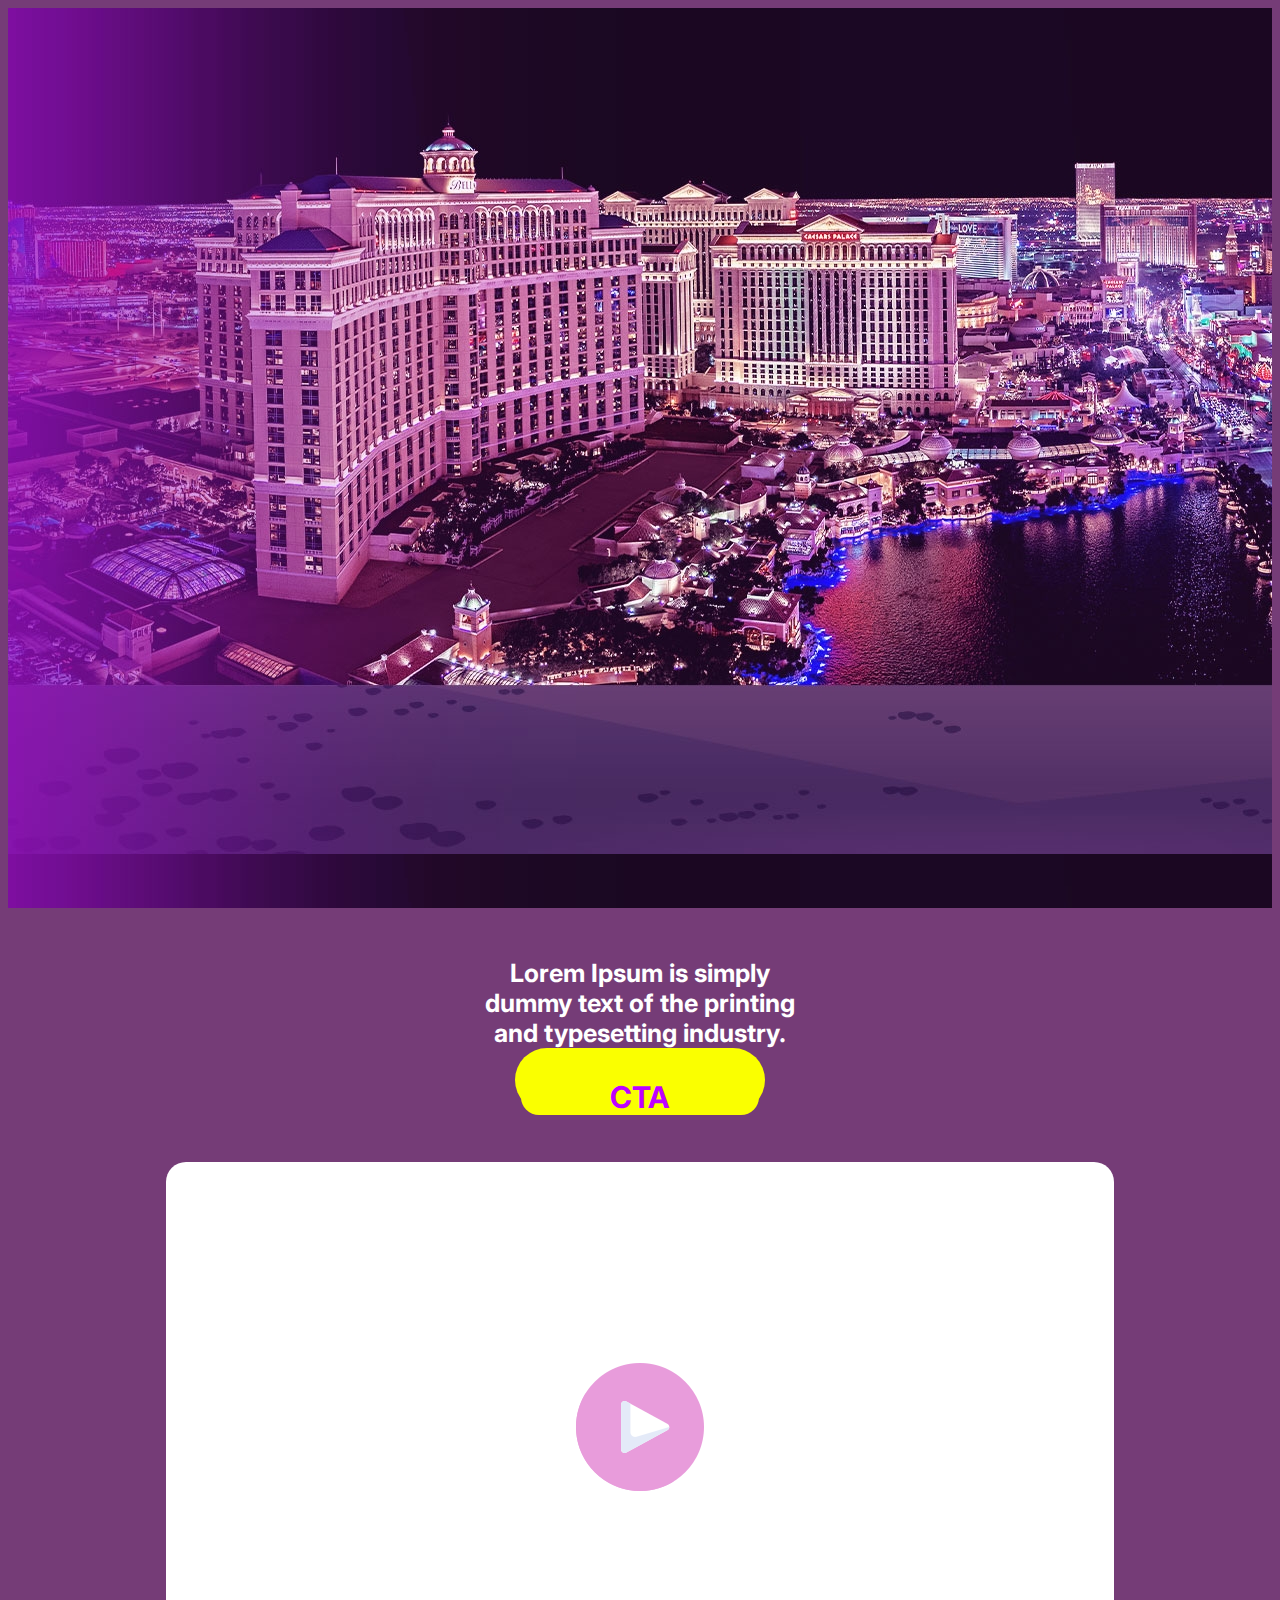
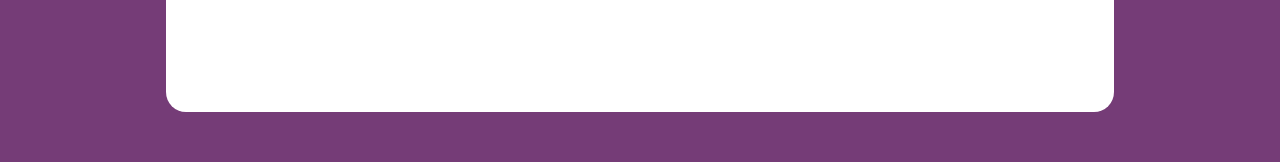
<file: index.html>
<!DOCTYPE html>
<html lang="en">
<head>
    <meta charset="UTF-8">
    <meta http-equiv="X-UA-Compatible" content="IE=edge">
    <meta name="viewport" content="width=device-width, initial-scale=1.0">
    <title>BG</title>
    <link href="https://cdn.jsdelivr.net/npm/bootstrap@5.3.0-alpha1/dist/css/bootstrap.min.css" rel="stylesheet" integrity="sha384-GLhlTQ8iRABdZLl6O3oVMWSktQOp6b7In1Zl3/Jr59b6EGGoI1aFkw7cmDA6j6gD" crossorigin="anonymous">
    <link rel="preconnect" href="https://fonts.googleapis.com">
    <link rel="preconnect" href="https://fonts.gstatic.com" crossorigin>
    <link href="https://fonts.googleapis.com/css2?family=Inter&display=swap" rel="stylesheet">
    <link rel="stylesheet" href="/css-files/style.css">
</head>
<body>
    <section class="animation-area">
        <div class="entry">
            <div class="ucak"><img src="/Case-assets/Group 7003 1.png" alt=""></div>
            <div class="manu1"><img src="/Case-assets/manu1.png" alt=""></div>
            <div class="door"><img src="/Case-assets/kapı.png" alt=""></div>
            <div class="manu"><img src="/Case-assets/manu2.png" alt=""></div>
            <div class="coin1"> <img src="/Case-assets/Group 7022.png" alt=""></div>
            <div class="confeti"><img src="/Case-assets/confetti.png" alt=""></div>
        </div>
    </section>
    <section>
        <div class="bottom">
            <div> <p class="paragraph"> Lorem Ipsum is simply dummy text of the printing and typesetting industry.</p></div>
            <div class="button1"><button class="button"><p> CTA</p></button></div>
        </div>
        <div class="video-section">
            <button class="video-play" ><a href="https://www.youtube.com/watch?v=J68w_8YcN1g"></a><img src="/Case-assets/play.png" alt=""></i></button>

        </div>
    
    </section>
</body>
</html>
</file>
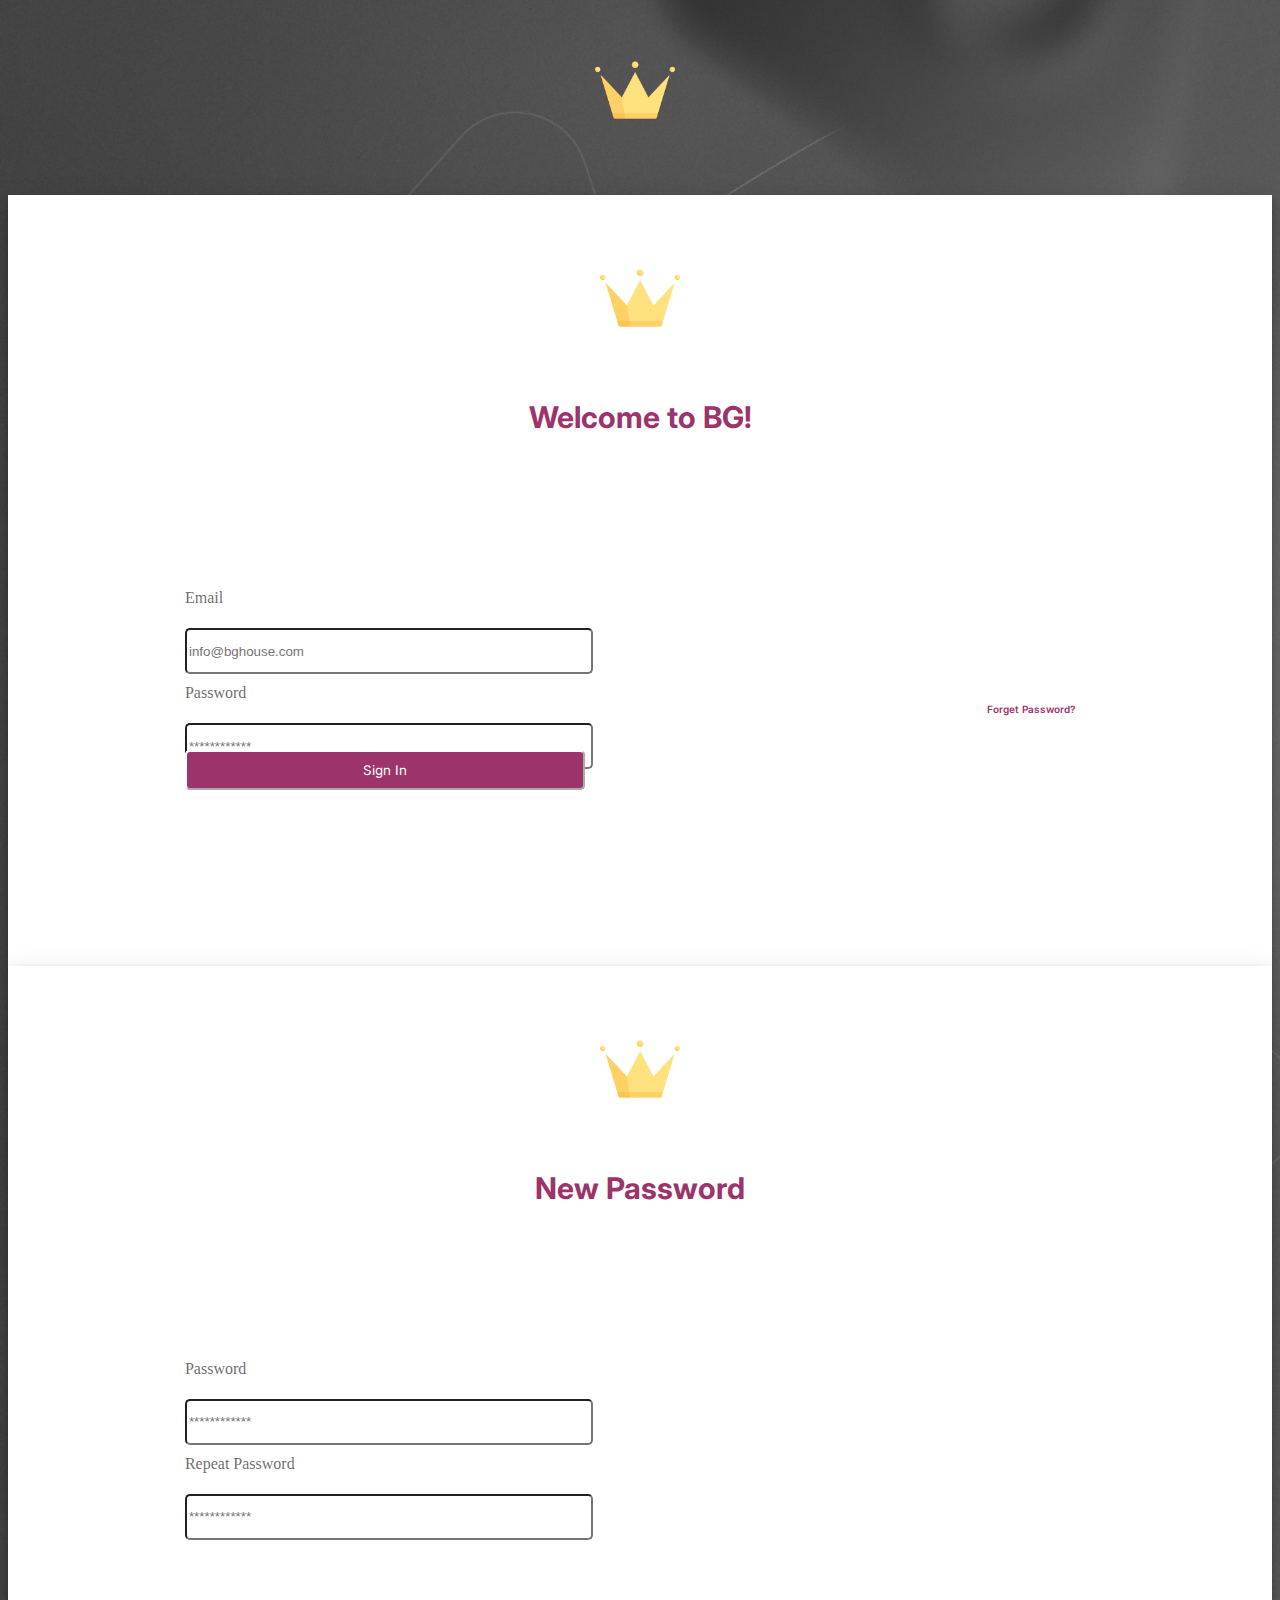
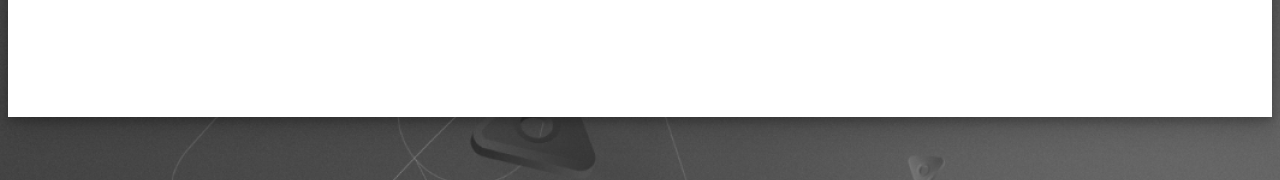
<file: login.html>
<!DOCTYPE html>
<html lang="en">
<head>
    <meta charset="UTF-8">
    <meta http-equiv="X-UA-Compatible" content="IE=edge">
    <meta name="viewport" content="width=device-width, initial-scale=1.0">
    <link href="https://cdn.jsdelivr.net/npm/bootstrap@5.3.0-alpha1/dist/css/bootstrap.min.css" rel="stylesheet" integrity="sha384-GLhlTQ8iRABdZLl6O3oVMWSktQOp6b7In1Zl3/Jr59b6EGGoI1aFkw7cmDA6j6gD" crossorigin="anonymous">
    <script src="//maxcdn.bootstrapcdn.com/bootstrap/4.1.1/js/bootstrap.min.js"></script>
    <script src="//cdnjs.cloudflare.com/ajax/libs/jquery/3.2.1/jquery.min.js"></script>
    <link rel="preconnect" href="https://fonts.googleapis.com">
    <link rel="preconnect" href="https://fonts.gstatic.com" crossorigin>
    <link href="https://fonts.googleapis.com/css2?family=Inter&display=swap" rel="stylesheet">
    <link rel="stylesheet" href="/css-files/login.css">
    <title>Login Page</title>
</head>
<body>
    <div class="logo">
        <img class="crown-img" src="/Case-assets/crown.png" alt="">
    </div>
    <div class="container login-container">
        <div class="row">
            <div class="col-md-6 login-form-1">
                <div class="logo-renkli">
                    <img class="crown-img" src="/Case-assets/crown.png" alt="">
                </div>
                <h3>Welcome to BG!</h3>
                <form>
                    <div class="form-group">
                        <p>Email</p>
                        <input type="text" class="form-control" placeholder="info@bghouse.com" value="" />
                    </div>
                    <div class="form-group">
                        <p>Password</p><a href="#" class="ForgetPwd">Forget Password?</a>
                        <input type="password" class="form-control" placeholder="************" value="" />
                    </div>
                    <div class="form-group">
                        <button class="login-button">Sign In</button>
                    </div>
                    <div class="form-group">
                        <div class="btn-group" data-toggle="buttons">
                            <div class="form-check">
                              <label class="form-check-label">
                                <input type="checkbox" class="form-check-input" name="" id="" value="checkedValue" >
                                Remember Me
                              </label>
                            </div>
                        </div>
                    </div>
                </form>
            </div>
            <div class="col-md-6 login-form-2">
                <div class="logo-renkli">
                    <img class="crown-img" src="/Case-assets/crown.png" alt="">
                </div>
                <h3>New Password</h3>
                <form>
                    <div class="form-group">
                        <p>Password</p>
                        <input type="text" class="form-control" placeholder="************" value="" />
                    </div>
                    <div class="form-group">
                        <p>Repeat Password</p>
                        <input type="password" class="form-control" placeholder="************" value="" />
                    </div>
                    <div class="form-group">
                        <button class="login-button">Sign In</button>
                    </div>
                    
                </form>
            </div>
        </div>
    </div>
</body>
</html>
</file>
<file: css-files/style.css>
body{
    background-color: rgba(117, 60, 119, 1);
}
.video-section img{
    background: #FFFFFF;
}
.entry{
    
    width:100%;
    height: 100vh;
    position: relative;
    overflow: hidden;
    right: -110%;
    animation: plane 2s forwards;
}
.animation-area{
    background-image: url(/Case-assets/background-desktop.jpg);
    position: relative;
    overflow: hidden;

}
.ucak img{
    position: absolute;
    max-width: 100%;
    left: 5%;
    bottom: 0;
    filter: drop-shadow(0px 4px 4px rgba(0, 0, 0, 0.25));
}
.door img{
    position: absolute;
    width: 9vw;
    bottom: 18%;
    left: 27.5%;
    display: block;
    animation: door 1s forwards;
    animation-delay: 2s;


}
.manu1 img{
    position: absolute;
    width: 9vw;
    bottom: 18%;
    left: 27.5%;
    display: block;
    animation: manu1 1s forwards;
    animation-delay: 4s;   
}
.manu img {
    position: absolute;
    width: 30vw;
    left: 35%;
    z-index: 1;
    bottom: 0;
    filter: opacity(0);
    animation: manu2 0.1s forwards;
    animation-delay: 5s; 

}
.coin1 img{
    position: absolute;
    width: 100vw;
    max-width: 700px;
    left: 50%;
    top: -100%;
    transform: translateX(-50%);
    animation: confeti 1s forwards;
    animation-delay: 5s;
}
.confeti img{
    position: absolute;
    max-width: 100%;
    transform: translateX(-50%);
    left: 50%;
    top:-100%;
    animation: confeti 1s forwards;
    animation-delay: 5s;
}
.paragraph{
    font-family: 'Inter';
    font-style: normal;
    font-weight: 700;
    font-size: 25px;
    line-height: 30px;
    text-align: center;  
    color: #FFFFFF; 
    padding-top: 50px;
    max-width: 25%;
    margin: auto;
}
.button{
    height: 64px;
    width: 250px;
    border-radius: 40px;
    border: 0;
    background: #FAFF00;
    box-shadow: #000;
}
.button p {
    font-family: 'Inter';
    color: rgba(189, 0, 255, 1);
    background-color: #FAFF00;
    text-align: center;
    font-family: Inter;
    font-size: 30px;
    font-weight: 700;
    line-height: 36px;
    border-radius: 40px;
}
.button1{
    text-align: center;
    margin-bottom: 50px;
}
.video-section{
    max-width: 75%;
    width: 100%;
    min-height: 550px;
    background: #FFFFFF;
    border-radius: 20px;
    text-align: center;
    margin: auto;
    position: relative;
    margin-bottom: 50px;
}
.video-play{
    margin-top:200px;
    text-align: center;
    background-color: #FFFFFF;
    border-radius: 40px;
    border: 0;

}


@media  (max-width: 950px) {
    .entry{
        height: 70vh;
    }
    
}
@media  (max-width: 500px) {
    .entry{
        height: 400px;
    }
    
}

@keyframes plane {
    0% {
        right: -110%;
    }
    100% {
        right: 0;
    }
    
}

@keyframes door {
    0% {
        left: 27.5%;
    }
    100% {
        left: 35%;
    }
    
}



@keyframes manu1 {
    0% {
        width: 9vw;
        bottom: 18%;
        left: 27.5%;
    }
    50% {
        width: 30vw;
        left: 35%;
        bottom: 0;
        z-index: 1;
        filter: opacity(1);
    }
    99% {
        filter: opacity(1);
    }

    100% {
        width: 30vw;
        left: 35%;
        bottom: 0;
        z-index: 1;
        filter: opacity(0);

    }
    
}

@keyframes manu2 {
    0% {
        filter: opacity(0);
    }
    100% {
        filter: opacity(1);
    }
    
}
@keyframes confeti {
    0% {
        top: -100%;
    }
    100% {
        top: 0;
        
    }
    
}
</file>
<file: css-files/login.css>
body{
    background-image: url(/Case-assets/bg.png)
}
p{
    background: #FFFFFF;
    height: 19px;
    width: 120px;
    color:rgba(0, 0, 0, 0.6); 
    margin-top: 10px;
    margin-bottom: 0; 
}
.login-container{
    margin-top: 5%;
    margin-bottom: 5%;
}
.login-form-1{
    padding: 5%;
    box-shadow: 0 5px 8px 0 rgba(0, 0, 0, 0.2), 0 9px 26px 0 rgba(0, 0, 0, 0.19);
    background: #FFFFFF;
    
}
.login-form-1 h3{
    text-align: center;
    color: rgba(156, 52, 107, 1);
    background: #FFFFFF;
    font-family: 'Inter';
    font-size: 30px;
    font-weight: 700;
    line-height: 36px;
    letter-spacing: 0em;
    text-align: center;
}
.login-form-2{
    padding: 5%;
    background: #FFFFFF;
    box-shadow: 0 5px 8px 0 rgba(0, 0, 0, 0.2), 0 9px 26px 0 rgba(0, 0, 0, 0.19);
    
}
.login-form-2 h3{
    text-align: center;
    color: rgba(156, 52, 107, 1);
    background: #FFFFFF;
    font-family: 'Inter';
    font-size: 30px;
    font-weight: 700;
    line-height: 36px;
    letter-spacing: 0em;
    text-align: center;
}
.login-container form{
    padding: 10%;
    background:#FFFFFF ;
}
.btnSubmit
{
    width: 50%;
    border-radius: 1rem;
    padding: 1.5%;
    border: none;
    cursor: pointer;
}
.login-form-1 .btnSubmit{
    font-weight: 600;
    color: #fff;
    background-color:rgba(156, 52, 107, 1);
}
.login-form-2 .btnSubmit{
    font-weight: 600;
    color: #fff;
    background-color:rgba(156, 52, 107, 1);
}
.login-form-1 .ForgetPwd{
    color: rgba(156, 52, 107, 1);
    font-weight: 600;
    text-decoration: none;
    float: right;
    background: #FFFFFF;
    font-family: 'Inter';
    font-size: 10px;
    line-height: 12px;
    letter-spacing: 0em;
    text-align: left;
    margin-right: 20px;
    margin-bottom: 5px;
    
}

.crown-img{
    width: 80px;
}

.form-group{
    background: #FFFFFF;
}
.form-control{
    background: #FFFFFF;
    height: 40px;
    width: 400px;
    left: 206px;
    top: 455px;
    border-radius: 5px;
    margin-top:20px;
    
}
label{
    color: rgba(156, 52, 107, 1);
    background: #FFFFFF;
    
}
.form-check{
    background: #FFFFFF;
    margin: 0;

}
.btn-group{
    top: 15px;
}
.login-button{
    color: #FFFFFF;
    position: absolute;
    width: 400px;
    height: 40px;
    background: #9C346B;
    border-radius: 5px;
    border-color: #FFFFFF;
    font-family: 'Inter';
    top: 750px; 
}
.logo{
    width: 91px;
    height: 82px;
    position: relative;
    margin: auto;
    margin-top: 50px;
}
.logo-renkli{
    position: relative;
    margin: auto;
    text-align: center;
    margin-bottom: 5%;
}
</file>
